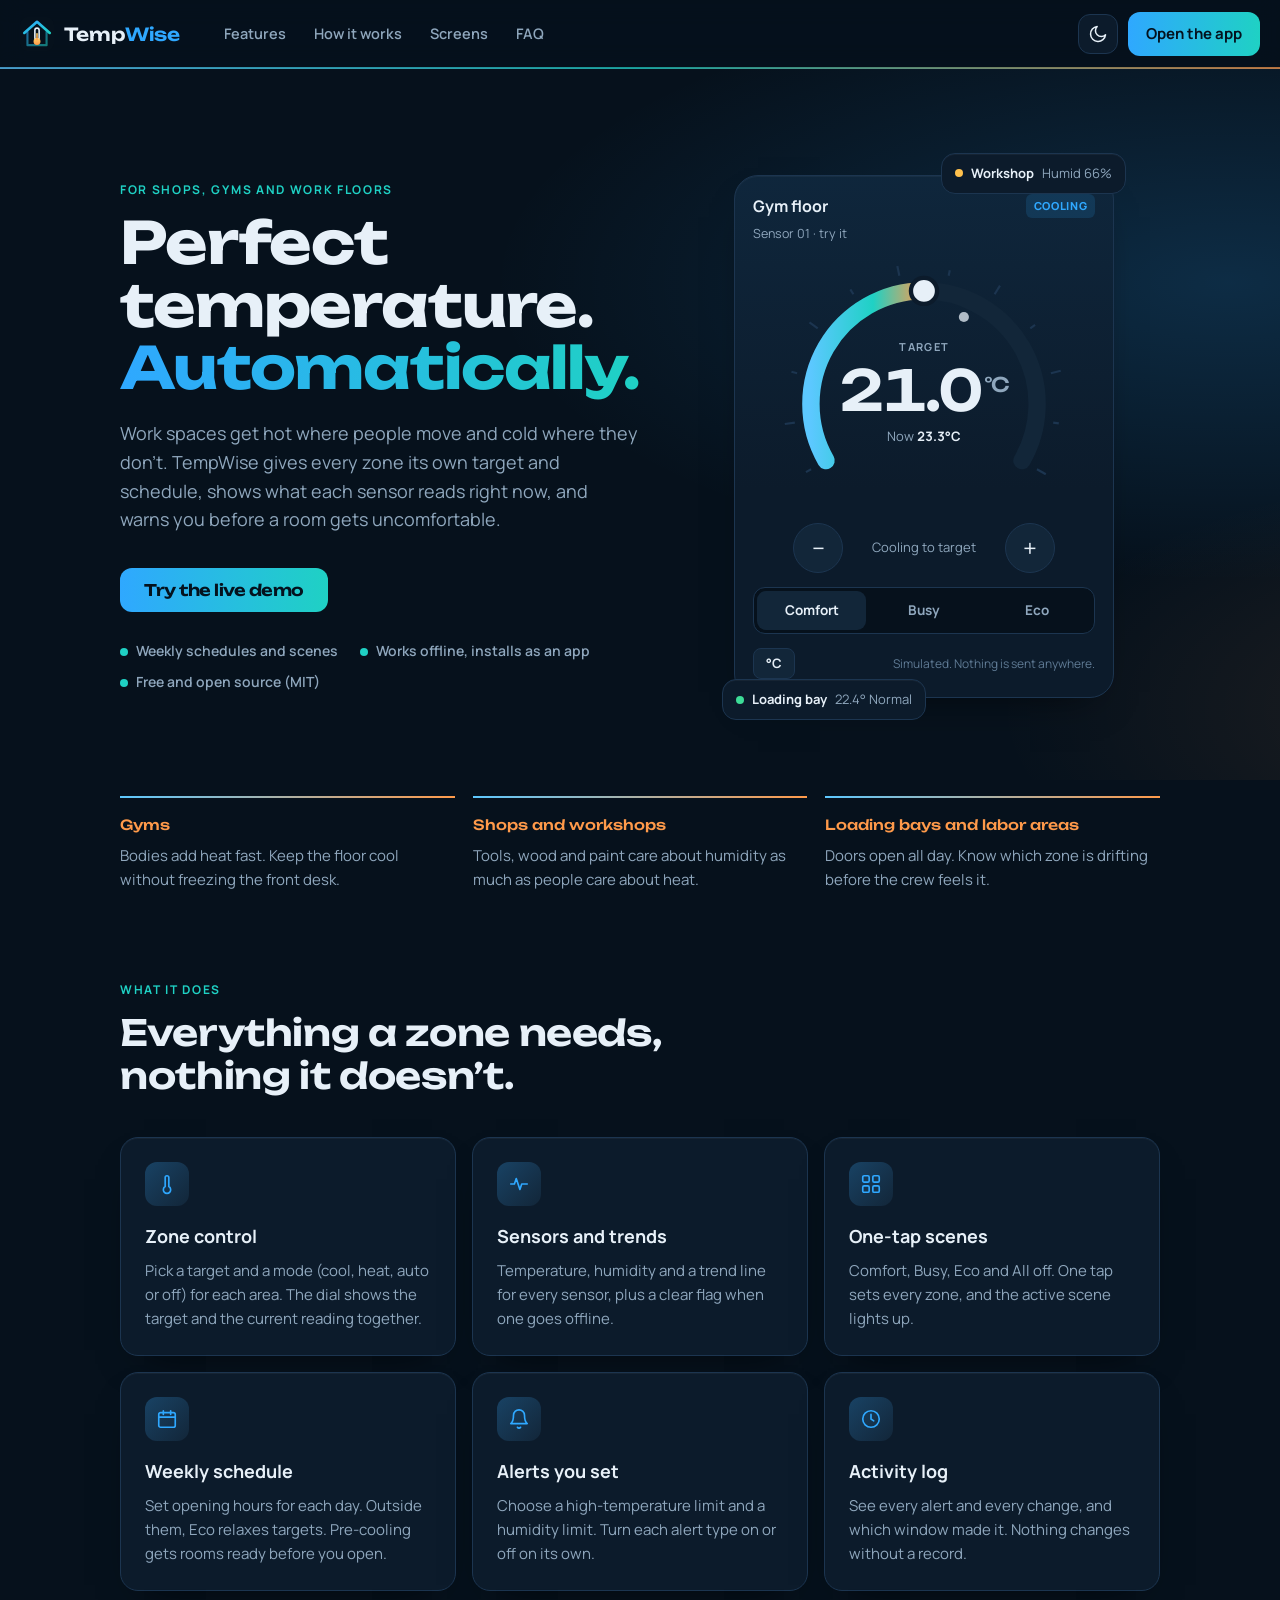
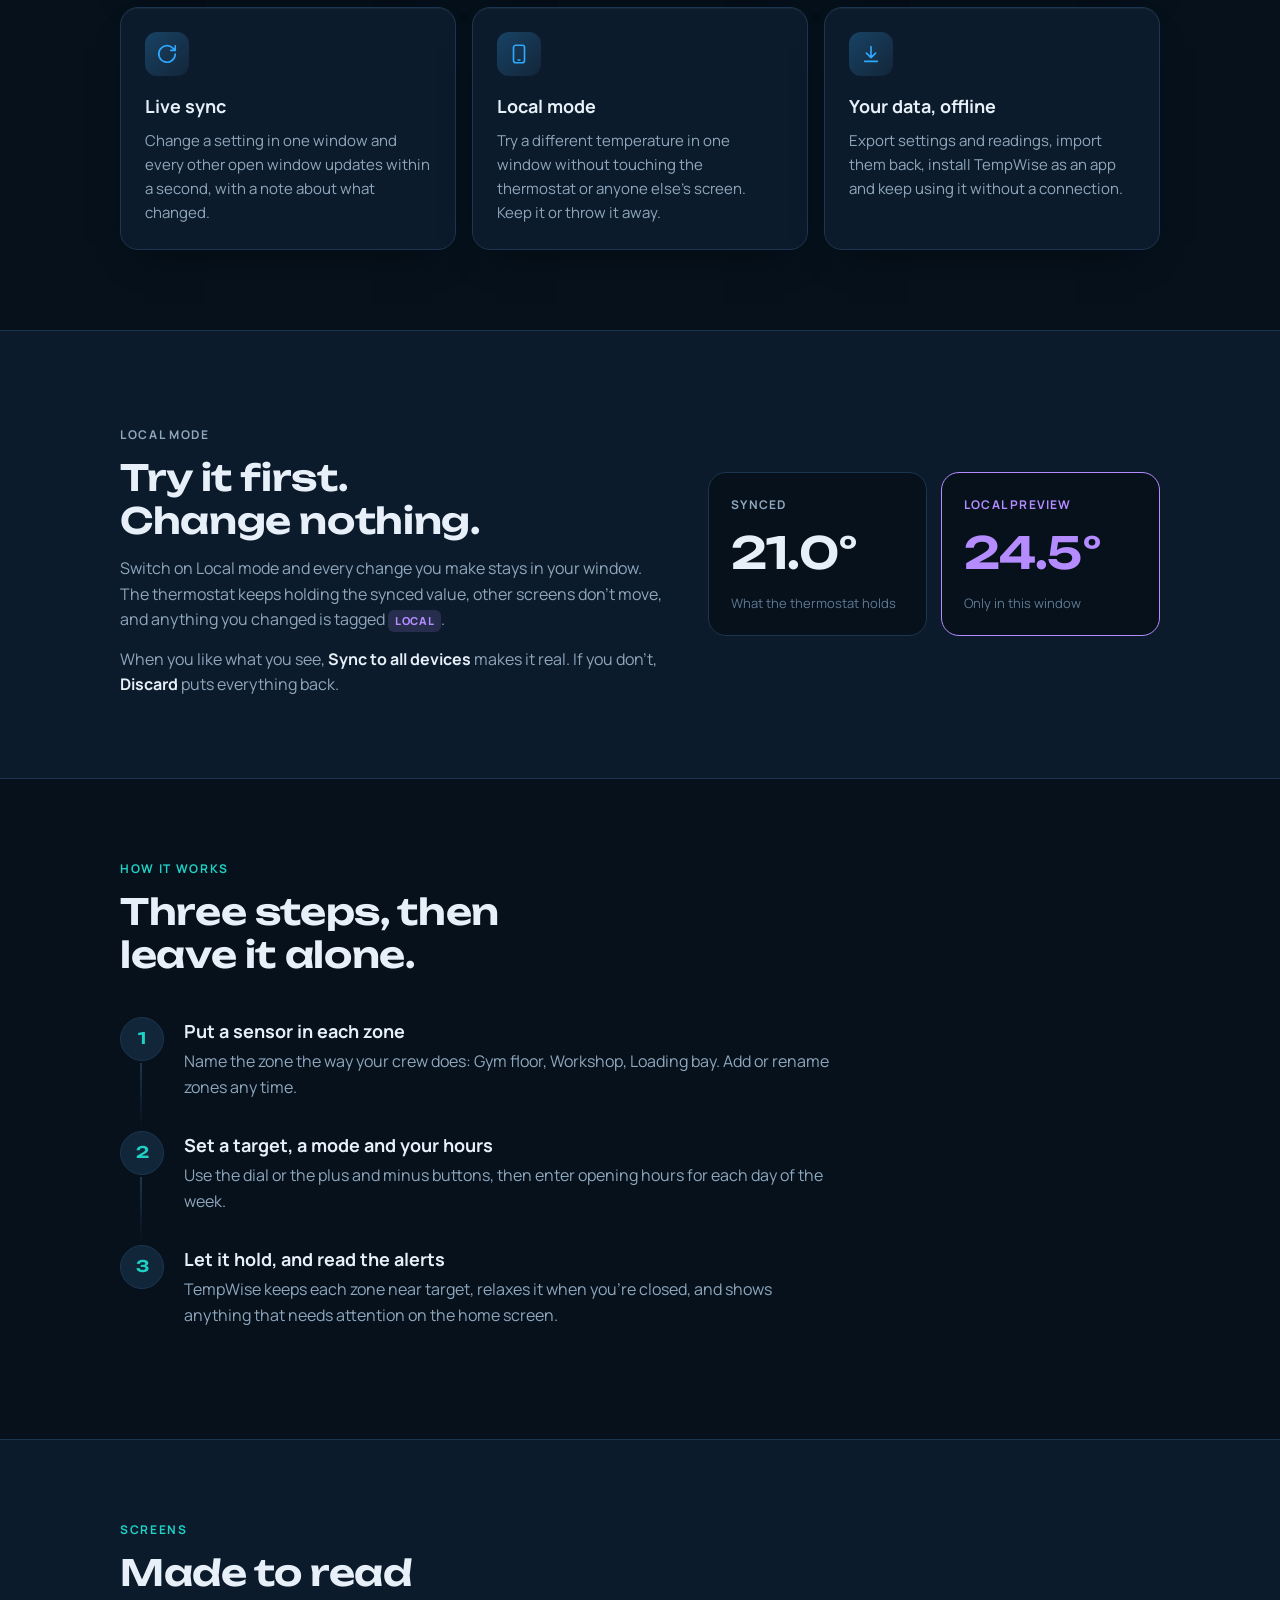
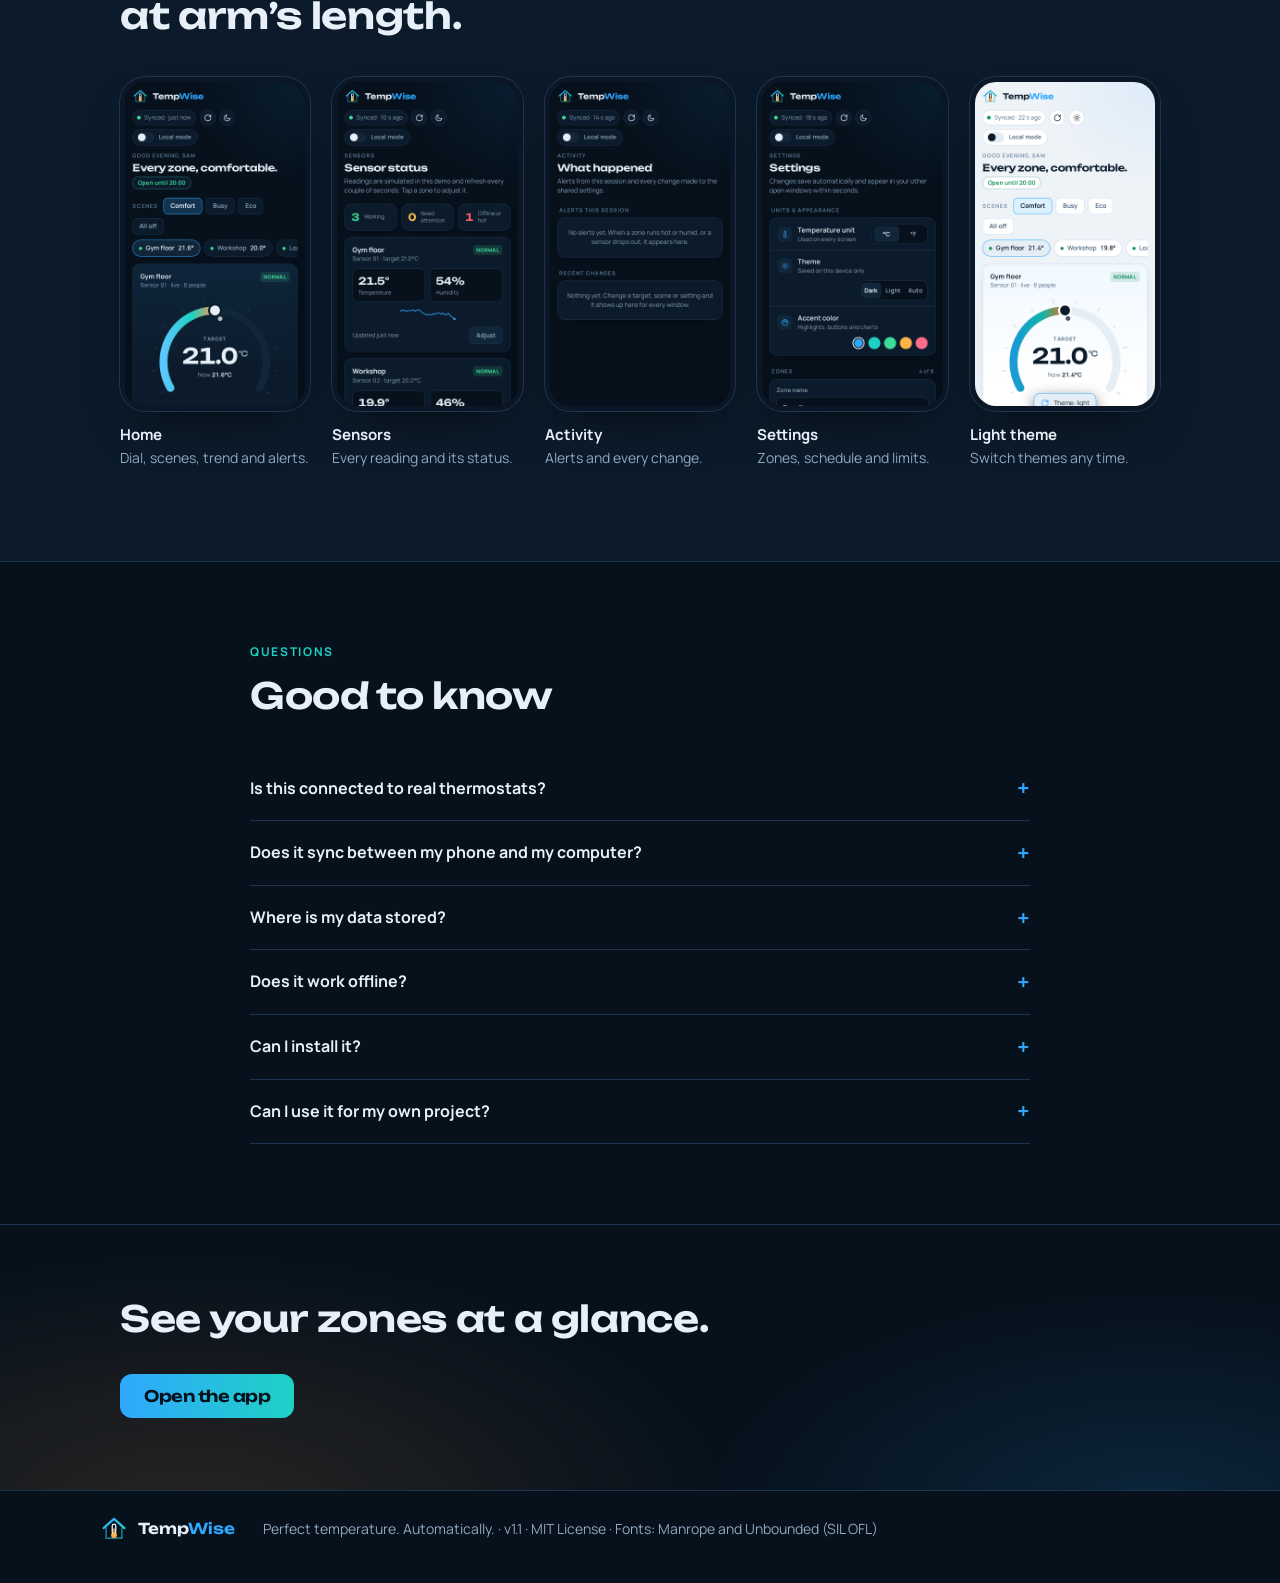
<file: index.html>
<!doctype html>
<html lang="en">
<head>
  <meta charset="utf-8">
  <meta name="viewport" content="width=device-width, initial-scale=1, viewport-fit=cover">
  <title>TempWise: Perfect temperature. Automatically.</title>
  <meta name="description" content="TempWise keeps shops, gyms and work floors at the right temperature. Set a target for each zone, run weekly schedules and scenes, watch every sensor, and try changes safely in Local mode.">
  <meta name="theme-color" content="#06111c">
  <meta property="og:type" content="website">
  <meta property="og:title" content="TempWise">
  <meta property="og:description" content="Perfect temperature. Automatically. Zone control for shops, gyms and work floors.">
  <link rel="icon" href="assets/favicon.svg" type="image/svg+xml">
  <link rel="apple-touch-icon" href="assets/icon-192.png">
  <link rel="manifest" href="manifest.webmanifest">
  <script>try{var t=localStorage.getItem('tempwise:theme')||'dark';if(t!=='auto')document.documentElement.setAttribute('data-theme',t)}catch(e){}</script>
  <link rel="stylesheet" href="css/site.css">
</head>
<body>
  <a class="skip" href="#main">Skip to content</a>
  <header class="nav" id="top">
    <a class="brand" href="./" aria-label="TempWise home"><img src="assets/favicon.svg" alt="" width="34" height="34"><b>Temp<span>Wise</span></b></a>
    <nav id="menu" aria-label="Main">
      <a href="#features">Features</a>
      <a href="#how">How it works</a>
      <a href="#screens">Screens</a>
      <a href="#faq">FAQ</a>
      <a class="menu-only" data-repo href="https://github.com/">GitHub</a>
    </nav>
    <div class="nav-cta">
      <button class="icon-btn" id="theme-btn" type="button" aria-label="Change theme" title="Change theme"></button>
      <a class="btn ghost hide-sm" data-repo href="https://github.com/">GitHub</a>
      <a class="btn primary" href="app/">Open the app</a>
      <button class="icon-btn menu-btn" id="menu-btn" type="button" aria-expanded="false" aria-controls="menu" aria-label="Menu"><svg viewBox="0 0 24 24" aria-hidden="true"><path d="M4 7h16M4 12h16M4 17h16"/></svg></button>
    </div>
  </header>

  <main id="main">
    <section class="hero">
      <div class="hero-copy">
        <p class="eyebrow">For shops, gyms and work floors</p>
        <h1>Perfect temperature. <span class="grad">Automatically.</span></h1>
        <p class="lede">Work spaces get hot where people move and cold where they don’t. TempWise gives every zone its own target and schedule, shows what each sensor reads right now, and warns you before a room gets uncomfortable.</p>
        <div class="cta-row">
          <a class="btn primary big" href="app/">Try the live demo</a>
          <a class="btn ghost big" data-repo href="https://github.com/">View on GitHub</a>
        </div>
        <ul class="ticks" aria-label="Highlights">
          <li>Weekly schedules and scenes</li>
          <li>Works offline, installs as an app</li>
          <li>Free and open source (MIT)</li>
        </ul>
      </div>

      <div class="hero-art">
        <div class="live" id="live" aria-label="Interactive thermostat demo">
          <div class="live-top"><div><b>Gym floor</b><small>Sensor 01 · try it</small></div><span class="tag" id="lv-status">Cooling</span></div>
          <div class="live-gauge">
            <svg id="lv-svg" viewBox="0 0 200 172" aria-hidden="true"></svg>
            <div class="center"><div class="lbl">Target</div><div class="big" id="lv-target">21.0<sup>°C</sup></div><div class="now">Now <b id="lv-now">24.4°C</b></div></div>
          </div>
          <div class="live-step">
            <button type="button" id="lv-minus" aria-label="Lower target">−</button>
            <span id="lv-hint">Cooling to target</span>
            <button type="button" id="lv-plus" aria-label="Raise target">+</button>
          </div>
          <div class="live-scenes" role="group" aria-label="Scenes">
            <button type="button" data-lv="comfort" aria-pressed="true">Comfort</button>
            <button type="button" data-lv="busy" aria-pressed="false">Busy</button>
            <button type="button" data-lv="eco" aria-pressed="false">Eco</button>
          </div>
          <div class="live-foot"><button type="button" id="lv-unit" aria-label="Switch between Celsius and Fahrenheit">°C</button><small>Simulated. Nothing is sent anywhere.</small></div>
        </div>
        <div class="float f1" aria-hidden="true"><i class="dot warn"></i><b>Workshop</b><span>Humid 66%</span></div>
        <div class="float f2" aria-hidden="true"><i class="dot ok"></i><b>Loading bay</b><span>22.4° Normal</span></div>
      </div>
    </section>

    <section class="places" aria-labelledby="places-h">
      <h2 id="places-h" class="sr-only">Where TempWise fits</h2>
      <div class="place"><b>Gyms</b><p>Bodies add heat fast. Keep the floor cool without freezing the front desk.</p></div>
      <div class="place"><b>Shops and workshops</b><p>Tools, wood and paint care about humidity as much as people care about heat.</p></div>
      <div class="place"><b>Loading bays and labor areas</b><p>Doors open all day. Know which zone is drifting before the crew feels it.</p></div>
    </section>

    <section id="features" class="wrap">
      <div class="head">
        <p class="eyebrow">What it does</p>
        <h2>Everything a zone needs, nothing it doesn’t.</h2>
      </div>
      <div class="features">
        <article class="feat"><span class="ico" aria-hidden="true"><svg viewBox="0 0 24 24" aria-hidden="true"><path d="M14 14.8V5a2 2 0 10-4 0v9.8a4 4 0 104 0z"/></svg></span><h3>Zone control</h3><p>Pick a target and a mode (cool, heat, auto or off) for each area. The dial shows the target and the current reading together.</p></article>
        <article class="feat"><span class="ico" aria-hidden="true"><svg viewBox="0 0 24 24" aria-hidden="true"><path d="M3 12h4l2-6 4 12 2-6h6"/></svg></span><h3>Sensors and trends</h3><p>Temperature, humidity and a trend line for every sensor, plus a clear flag when one goes offline.</p></article>
        <article class="feat"><span class="ico" aria-hidden="true"><svg viewBox="0 0 24 24" aria-hidden="true"><rect x="3" y="3" width="7" height="7" rx="1.5"/><rect x="14" y="3" width="7" height="7" rx="1.5"/><rect x="3" y="14" width="7" height="7" rx="1.5"/><rect x="14" y="14" width="7" height="7" rx="1.5"/></svg></span><h3>One-tap scenes</h3><p>Comfort, Busy, Eco and All off. One tap sets every zone, and the active scene lights up.</p></article>
        <article class="feat"><span class="ico" aria-hidden="true"><svg viewBox="0 0 24 24" aria-hidden="true"><rect x="3" y="5" width="18" height="16" rx="2"/><path d="M3 10h18M8 3v4M16 3v4"/></svg></span><h3>Weekly schedule</h3><p>Set opening hours for each day. Outside them, Eco relaxes targets. Pre-cooling gets rooms ready before you open.</p></article>
        <article class="feat"><span class="ico" aria-hidden="true"><svg viewBox="0 0 24 24" aria-hidden="true"><path d="M18 8a6 6 0 10-12 0c0 7-3 9-3 9h18s-3-2-3-9M13.7 21a2 2 0 01-3.4 0"/></svg></span><h3>Alerts you set</h3><p>Choose a high-temperature limit and a humidity limit. Turn each alert type on or off on its own.</p></article>
        <article class="feat"><span class="ico" aria-hidden="true"><svg viewBox="0 0 24 24" aria-hidden="true"><path d="M12 7v5l3 2"/><circle cx="12" cy="12" r="9"/></svg></span><h3>Activity log</h3><p>See every alert and every change, and which window made it. Nothing changes without a record.</p></article>
        <article class="feat"><span class="ico" aria-hidden="true"><svg viewBox="0 0 24 24" aria-hidden="true"><path d="M21 12a9 9 0 11-2.6-6.4L21 8M21 3v5h-5"/></svg></span><h3>Live sync</h3><p>Change a setting in one window and every other open window updates within a second, with a note about what changed.</p></article>
        <article class="feat"><span class="ico" aria-hidden="true"><svg viewBox="0 0 24 24" aria-hidden="true"><rect x="6" y="2.5" width="12" height="19" rx="2.5"/><path d="M11 18.5h2"/></svg></span><h3>Local mode</h3><p>Try a different temperature in one window without touching the thermostat or anyone else’s screen. Keep it or throw it away.</p></article>
        <article class="feat"><span class="ico" aria-hidden="true"><svg viewBox="0 0 24 24" aria-hidden="true"><path d="M12 4v11M7 11l5 5 5-5M5 20h14"/></svg></span><h3>Your data, offline</h3><p>Export settings and readings, import them back, install TempWise as an app and keep using it without a connection.</p></article>
      </div>
    </section>

    <section class="band local" aria-labelledby="local-h">
      <div class="wrap split">
        <div>
          <p class="eyebrow">Local mode</p>
          <h2 id="local-h">Try it first. Change nothing.</h2>
          <p>Switch on Local mode and every change you make stays in your window. The thermostat keeps holding the synced value, other screens don’t move, and anything you changed is tagged <span class="tag local">Local</span>.</p>
          <p>When you like what you see, <b>Sync to all devices</b> makes it real. If you don’t, <b>Discard</b> puts everything back.</p>
        </div>
        <div class="demo-pair" aria-hidden="true">
          <div class="state"><span>Synced</span><b>21.0°</b><small>What the thermostat holds</small></div>
          <div class="state loc"><span>Local preview</span><b>24.5°</b><small>Only in this window</small></div>
        </div>
      </div>
    </section>

    <section id="how" class="wrap">
      <div class="head">
        <p class="eyebrow">How it works</p>
        <h2>Three steps, then leave it alone.</h2>
      </div>
      <ol class="steps">
        <li><h3>Put a sensor in each zone</h3><p>Name the zone the way your crew does: Gym floor, Workshop, Loading bay. Add or rename zones any time.</p></li>
        <li><h3>Set a target, a mode and your hours</h3><p>Use the dial or the plus and minus buttons, then enter opening hours for each day of the week.</p></li>
        <li><h3>Let it hold, and read the alerts</h3><p>TempWise keeps each zone near target, relaxes it when you’re closed, and shows anything that needs attention on the home screen.</p></li>
      </ol>
    </section>

    <section id="screens" class="band">
      <div class="wrap">
        <div class="head">
          <p class="eyebrow">Screens</p>
          <h2>Made to read at arm’s length.</h2>
        </div>
        <div class="shots">
          <figure><div class="phone"><img src="assets/screens/home.png" alt="Home screen with a temperature dial, scenes and a trend chart" loading="lazy" width="585" height="1050"></div><figcaption><b>Home</b>Dial, scenes, trend and alerts.</figcaption></figure>
          <figure><div class="phone"><img src="assets/screens/sensors.png" alt="Sensor status screen with temperature, humidity and a trend line for each zone" loading="lazy" width="585" height="1050"></div><figcaption><b>Sensors</b>Every reading and its status.</figcaption></figure>
          <figure><div class="phone"><img src="assets/screens/activity.png" alt="Activity screen listing alerts and recent changes" loading="lazy" width="585" height="1050"></div><figcaption><b>Activity</b>Alerts and every change.</figcaption></figure>
          <figure><div class="phone"><img src="assets/screens/settings.png" alt="Settings screen with units, theme and zone editor" loading="lazy" width="585" height="1050"></div><figcaption><b>Settings</b>Zones, schedule and limits.</figcaption></figure>
          <figure><div class="phone"><img src="assets/screens/light.png" alt="Home screen in the light theme" loading="lazy" width="585" height="1050"></div><figcaption><b>Light theme</b>Switch themes any time.</figcaption></figure>
        </div>
      </div>
    </section>

    <section id="faq" class="wrap faq">
      <div class="head">
        <p class="eyebrow">Questions</p>
        <h2>Good to know</h2>
      </div>
      <details><summary>Is this connected to real thermostats?</summary><p>No. This site and the demo app show how TempWise works. Sensor readings are simulated so you can try every screen. The code is organized so you can connect your own sensors and controllers.</p></details>
      <details><summary>Does it sync between my phone and my computer?</summary><p>In the demo, settings sync between every open tab and window in the same browser. To sync separate devices, point <code>js/sync.js</code> at a backend such as Firebase or Supabase. The README shows how.</p></details>
      <details><summary>Where is my data stored?</summary><p>In your browser’s local storage, on your device only. Use <b>Reset demo data</b> in the Account screen to clear it, or export your settings first to keep a copy.</p></details>
      <details><summary>Does it work offline?</summary><p>Yes. After the first visit, the site and the app load without a connection. Fonts and scripts are bundled.</p></details>
      <details><summary>Can I install it?</summary><p>Yes. In Chrome, Edge and most Android browsers, use the install option in the address bar or menu. On iPhone, use Share, then Add to Home Screen. The Account screen shows an Install button when your browser offers one.</p></details>
      <details><summary>Can I use it for my own project?</summary><p>Yes. It is released under the MIT License. Fork it, change the zones and colors, and publish it on GitHub Pages.</p></details>
    </section>

    <section class="closing">
      <div class="wrap">
        <h2>See your zones at a glance.</h2>
        <div class="cta-row">
          <a class="btn primary big" href="app/">Open the app</a>
          <a class="btn ghost big" data-repo href="https://github.com/">Get the code</a>
        </div>
      </div>
    </section>
  </main>

  <footer class="foot">
    <div class="foot-in">
      <a class="brand" href="./"><img src="assets/favicon.svg" alt="" width="28" height="28"><b>Temp<span>Wise</span></b></a>
      <p>Perfect temperature. Automatically. · v1.1 · MIT License · Fonts: Manrope and Unbounded (SIL OFL)</p>
      <a data-repo href="https://github.com/">GitHub</a>
    </div>
  </footer>

  <script src="js/config.js"></script>
  <script src="js/site.js"></script>
  <script src="js/pwa.js"></script>
</body>
</html>
</file>
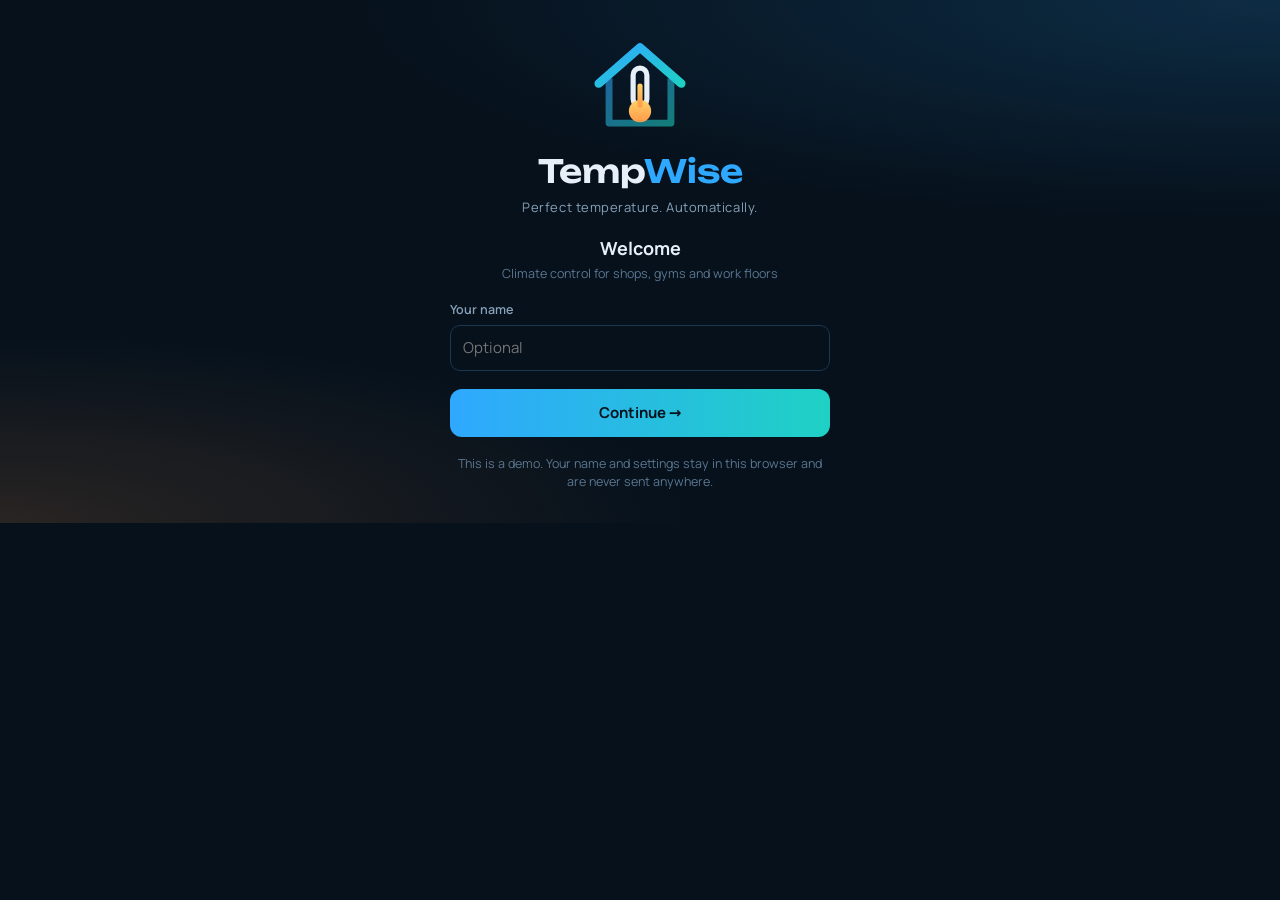
<file: app/index.html>
<!doctype html>
<html lang="en">
<head>
  <meta charset="utf-8">
  <meta name="viewport" content="width=device-width, initial-scale=1, viewport-fit=cover">
  <title>TempWise App</title>
  <meta name="description" content="TempWise demo app: zone thermostats, sensor status and settings that sync between open windows.">
  <meta name="theme-color" content="#06111c">
  <link rel="icon" href="../assets/favicon.svg" type="image/svg+xml">
  <link rel="apple-touch-icon" href="../assets/icon-192.png">
  <link rel="manifest" href="../manifest.webmanifest">
  <script>try{var t=localStorage.getItem('tempwise:theme')||'dark';if(t!=='auto')document.documentElement.setAttribute('data-theme',t)}catch(e){}</script>
  <link rel="stylesheet" href="../css/app.css">
</head>
<body>
  <div id="root"></div>
  <div id="toast" class="toast" role="status" aria-live="polite" hidden></div>
  <noscript><p style="padding:24px">TempWise needs JavaScript to run.</p></noscript>
  <script src="../js/sync.js"></script>
  <script src="../js/app.js"></script>
  <script src="../js/pwa.js"></script>
</body>
</html>
</file>
<file: css/site.css>
@font-face{font-family:"Manrope";font-weight:400;font-display:swap;src:url("../assets/fonts/manrope-latin-400-normal.woff2") format("woff2")}
@font-face{font-family:"Manrope";font-weight:500;font-display:swap;src:url("../assets/fonts/manrope-latin-500-normal.woff2") format("woff2")}
@font-face{font-family:"Manrope";font-weight:600;font-display:swap;src:url("../assets/fonts/manrope-latin-600-normal.woff2") format("woff2")}
@font-face{font-family:"Manrope";font-weight:700;font-display:swap;src:url("../assets/fonts/manrope-latin-700-normal.woff2") format("woff2")}
@font-face{font-family:"Manrope";font-weight:800;font-display:swap;src:url("../assets/fonts/manrope-latin-800-normal.woff2") format("woff2")}
@font-face{font-family:"Unbounded";font-weight:500;font-display:swap;src:url("../assets/fonts/unbounded-latin-500-normal.woff2") format("woff2")}
@font-face{font-family:"Unbounded";font-weight:600;font-display:swap;src:url("../assets/fonts/unbounded-latin-600-normal.woff2") format("woff2")}
@font-face{font-family:"Unbounded";font-weight:700;font-display:swap;src:url("../assets/fonts/unbounded-latin-700-normal.woff2") format("woff2")}

/* TempWise site. Dark navy by default, with a light theme.
   Layout: left-aligned hero beside a live thermostat, then content bands in a 1080px column.
   Brand motif: the cool-to-warm gradient used on the dial. */
:root{
  color-scheme:dark;
  --bg:#06111c; --surface:#0c1b2b; --surface-2:#122639; --line:#1c3550;
  --fg:#e7f0f8; --muted:#8fa7bd; --faint:#5f7a94;
  --accent:#2fa8ff; --accent-2:#1fd1c4; --heat:#ff9a4a; --cold:#5cc8ff;
  --good:#3ddc97; --warn:#ffc14d; --local:#b48cff;
  --shadow:0 1px 0 rgba(255,255,255,.04) inset,0 18px 40px -24px rgba(0,0,0,.7);
  --display:"Unbounded","Trebuchet MS",system-ui,sans-serif;
  --body:"Manrope",system-ui,-apple-system,"Segoe UI",sans-serif;
}
:root[data-theme="light"]{
  color-scheme:light;
  --bg:#f1f5f9; --surface:#ffffff; --surface-2:#e6eef6; --line:#d3dfeb;
  --fg:#0c1b2b; --muted:#506880; --faint:#7a90a6;
  --accent:#1688d8; --accent-2:#0fa89d; --heat:#e8741c; --cold:#1b9ad8;
  --good:#12935f; --warn:#b97c00; --local:#7a4bd6;
  --shadow:0 1px 2px rgba(12,27,43,.06),0 18px 36px -24px rgba(12,27,43,.35);
}
@media (prefers-color-scheme:light){
  :root:not([data-theme]){
    color-scheme:light;
    --bg:#f1f5f9; --surface:#ffffff; --surface-2:#e6eef6; --line:#d3dfeb;
    --fg:#0c1b2b; --muted:#506880; --faint:#7a90a6;
    --accent:#1688d8; --accent-2:#0fa89d; --heat:#e8741c; --cold:#1b9ad8;
    --good:#12935f; --warn:#b97c00; --local:#7a4bd6;
    --shadow:0 1px 2px rgba(12,27,43,.06),0 18px 36px -24px rgba(12,27,43,.35);
  }
}
*{box-sizing:border-box}
html{scroll-behavior:smooth;scroll-padding-top:80px}
body{overflow-x:clip;margin:0;background:var(--bg);color:var(--fg);font:16px/1.6 var(--body);-webkit-font-smoothing:antialiased}
img{max-width:100%;height:auto;display:block}
a{color:var(--accent)}
:focus-visible{outline:3px solid var(--accent-2);outline-offset:3px;border-radius:8px}
.sr-only{position:absolute;width:1px;height:1px;overflow:hidden;clip:rect(0 0 0 0);white-space:nowrap}
.skip{position:absolute;left:12px;top:-60px;background:var(--accent);color:#04121e;padding:10px 14px;border-radius:10px;z-index:50;font-weight:700}
.skip:focus{top:12px}
[hidden]{display:none!important}
h1,h2,h3{text-wrap:balance;margin:0}
p{margin:0}
button{font:inherit;color:inherit;cursor:pointer}

.wrap{max-width:1080px;margin-inline:auto;padding-inline:20px;padding-block:80px}
.eyebrow{font-size:12px;font-weight:700;letter-spacing:.14em;text-transform:uppercase;color:var(--accent-2);margin-bottom:12px}
h2{font-family:var(--display);font-weight:600;font-size:clamp(24px,3.6vw,36px);line-height:1.2;letter-spacing:-.01em}
h3{font-size:18px;font-weight:700}
.head{margin-bottom:40px;max-width:640px}
code{font-size:.9em;background:var(--surface-2);border:1px solid var(--line);border-radius:6px;padding:1px 6px}

/* buttons */
.btn{display:inline-flex;align-items:center;justify-content:center;gap:8px;padding:10px 18px;border-radius:12px;font-weight:700;font-size:15px;text-decoration:none;border:1px solid var(--line);color:var(--fg);background:var(--surface)}
.btn:hover{border-color:var(--accent)}
.btn.primary{border:0;background:linear-gradient(90deg,var(--accent),var(--accent-2));color:#04121e}
.btn.primary:hover{filter:brightness(1.08)}
.btn.ghost{background:transparent}
.btn.big{padding:14px 24px;font-size:16px}
.icon-btn{width:40px;height:40px;border-radius:12px;border:1px solid var(--line);background:var(--surface);display:grid;place-items:center;padding:0}
.icon-btn:hover{border-color:var(--accent)}
.icon-btn svg{width:20px;height:20px;fill:none;stroke:currentColor;stroke-width:1.8;stroke-linecap:round;stroke-linejoin:round}

/* nav */
.nav{position:sticky;top:0;z-index:30;display:flex;align-items:center;gap:20px;padding:12px 20px;background:color-mix(in srgb,var(--bg) 86%,transparent);backdrop-filter:blur(12px);border-bottom:1px solid var(--line)}
.nav::after{content:"";position:absolute;left:0;right:0;bottom:-1px;height:2px;background:linear-gradient(90deg,var(--cold),var(--accent-2),var(--heat));opacity:.7}
.brand{display:inline-flex;align-items:center;gap:10px;text-decoration:none;color:var(--fg)}
.brand b{font-family:var(--display);font-weight:600;font-size:18px}
.brand span{color:var(--accent)}
.nav nav{display:flex;gap:4px;margin-left:12px}
.nav nav a{color:var(--muted);text-decoration:none;font-weight:600;font-size:14.5px;padding:8px 12px;border-radius:10px}
.nav nav a:hover{color:var(--fg);background:var(--surface)}
.menu-only,.menu-btn{display:none}
.nav-cta{margin-left:auto;display:flex;gap:10px;align-items:center}
@media (max-width:860px){
  .hide-sm{display:none}
  .menu-btn{display:grid}
  .nav nav{display:none;position:absolute;left:0;right:0;top:100%;flex-direction:column;margin:0;padding:10px 16px 16px;background:var(--bg);border-bottom:1px solid var(--line);box-shadow:var(--shadow)}
  .nav.open nav{display:flex}
  .nav nav a{padding:12px;font-size:16px}
  .menu-only{display:block}
}

/* hero */
.hero{overflow:visible;max-width:1080px;margin-inline:auto;padding:56px 20px 48px;display:grid;gap:48px;align-items:center;position:relative}
.hero::before{content:"";position:absolute;inset:0 -40vw;z-index:-1;pointer-events:none;background:
  radial-gradient(50% 60% at 78% 30%,color-mix(in srgb,var(--accent) 18%,transparent),transparent 70%),
  radial-gradient(40% 50% at 95% 90%,color-mix(in srgb,var(--heat) 12%,transparent),transparent 70%)}
@media (min-width:920px){.hero{grid-template-columns:minmax(0,1.05fr) minmax(0,.95fr);padding-block:88px 64px}}
.hero h1{font-family:var(--display);font-weight:700;font-size:clamp(32px,6vw,58px);line-height:1.08;letter-spacing:-.02em}
.grad{background:linear-gradient(90deg,var(--accent),var(--accent-2));-webkit-background-clip:text;background-clip:text;color:transparent}
.lede{color:var(--muted);font-size:18px;max-width:54ch;margin-top:20px}
.cta-row{display:flex;gap:12px;flex-wrap:wrap;margin-top:28px}
.ticks{list-style:none;margin:28px 0 0;padding:0;display:flex;gap:8px 22px;flex-wrap:wrap;color:var(--muted);font-size:14px;font-weight:600}
.ticks li::before{content:"";display:inline-block;width:8px;height:8px;border-radius:50%;background:var(--accent-2);margin-right:8px}

/* live thermostat */
.hero-art{position:relative;max-width:380px;width:100%;margin-inline:auto;padding-block:18px}
.live{position:relative;z-index:1;background:linear-gradient(180deg,color-mix(in srgb,var(--accent) 8%,var(--surface)),var(--surface) 60%);border:1px solid var(--line);border-radius:24px;padding:18px;box-shadow:var(--shadow);display:grid;gap:14px}
.live-top{display:flex;justify-content:space-between;align-items:flex-start;gap:10px}
.live-top b{display:block;font-size:16px}
.live-top small{color:var(--muted);font-size:12.5px}
.tag{display:inline-flex;align-items:center;font-size:11px;font-weight:800;letter-spacing:.06em;text-transform:uppercase;border-radius:6px;padding:3px 8px;white-space:nowrap;color:var(--accent);background:color-mix(in srgb,var(--accent) 14%,transparent)}
.tag.ok{color:var(--good);background:color-mix(in srgb,var(--good) 14%,transparent)}
.tag.local{color:var(--local);background:color-mix(in srgb,var(--local) 16%,transparent);padding:2px 7px}
.live-gauge{position:relative;width:min(100%,290px);margin-inline:auto;aspect-ratio:1/.86}
.live-gauge svg{width:100%;height:100%;display:block}
.live-gauge .center{position:absolute;inset:0;display:flex;flex-direction:column;align-items:center;justify-content:center;padding-top:6%}
.lbl{font-size:11px;font-weight:700;letter-spacing:.12em;text-transform:uppercase;color:var(--muted)}
.big{font-family:var(--display);font-weight:600;font-size:clamp(44px,12vw,56px);line-height:1;letter-spacing:-.03em;margin-top:6px;font-variant-numeric:tabular-nums}
.big sup{font-size:.36em;vertical-align:.95em;margin-left:2px;font-weight:500;color:var(--muted)}
.now{margin-top:8px;font-size:13px;color:var(--muted)}
.now b{color:var(--fg);font-variant-numeric:tabular-nums}
.live-step{display:flex;align-items:center;justify-content:center;gap:16px}
.live-step button{width:50px;height:50px;border-radius:50%;border:1px solid var(--line);background:var(--surface-2);font-size:24px;line-height:1;display:grid;place-items:center}
.live-step button:hover{border-color:var(--accent)}
.live-step button:active{transform:scale(.95)}
.live-step span{min-width:130px;text-align:center;font-size:13px;color:var(--muted)}
.live-scenes{display:grid;grid-template-columns:repeat(3,1fr);gap:4px;background:var(--bg);border:1px solid var(--line);border-radius:12px;padding:3px}
.live-scenes button{border:0;background:none;border-radius:9px;padding:9px 6px;font-weight:700;font-size:13.5px;color:var(--muted)}
.live-scenes button[aria-pressed="true"]{background:var(--surface-2);color:var(--fg)}
.live-foot{display:flex;justify-content:space-between;align-items:center;gap:10px}
.live-foot small{color:var(--faint);font-size:12px}
.live-foot button{border:1px solid var(--line);background:var(--surface-2);border-radius:8px;padding:4px 12px;font-weight:700;font-size:13px}
.float{position:absolute;z-index:2;display:flex;align-items:center;gap:8px;background:var(--surface);border:1px solid var(--line);border-radius:14px;padding:9px 13px;box-shadow:var(--shadow);font-size:13px;white-space:nowrap}
.float span{color:var(--muted)}
.float .dot{width:8px;height:8px;border-radius:50%;background:var(--good)}
.float .dot.warn{background:var(--warn)}
.float.f1{right:-12px;top:-4px}
.float.f2{left:-12px;bottom:-4px}
@media (max-width:480px){.float.f1{right:0}.float.f2{left:0}}

/* places */
.places{max-width:1080px;margin-inline:auto;padding:16px 20px 8px;display:grid;gap:18px}
@media (min-width:760px){.places{grid-template-columns:repeat(3,1fr)}}
.place{padding-top:14px;border-top:2px solid transparent;border-image:linear-gradient(90deg,var(--cold),var(--heat)) 1}
.place b{font-family:var(--display);font-weight:500;font-size:14px;color:var(--heat)}
.place p{color:var(--muted);font-size:15px;margin-top:6px}

/* features */
.features{display:grid;gap:16px}
@media (min-width:640px){.features{grid-template-columns:repeat(2,1fr)}}
@media (min-width:960px){.features{grid-template-columns:repeat(3,1fr)}}
.feat{background:var(--surface);border:1px solid var(--line);border-radius:18px;padding:24px;box-shadow:var(--shadow);transition:transform .2s,border-color .2s}
.feat:hover{transform:translateY(-3px);border-color:color-mix(in srgb,var(--accent) 55%,var(--line))}
.feat .ico{width:44px;height:44px;border-radius:12px;background:linear-gradient(135deg,color-mix(in srgb,var(--accent) 22%,var(--surface-2)),var(--surface-2));display:grid;place-items:center;margin-bottom:16px;color:var(--accent)}
.feat .ico svg{width:22px;height:22px;fill:none;stroke:currentColor;stroke-width:1.8;stroke-linecap:round;stroke-linejoin:round}
.feat p{color:var(--muted);font-size:15px;margin-top:8px}

/* bands */
.band{background:var(--surface);border-block:1px solid var(--line)}
.split{display:grid;gap:36px;align-items:center}
@media (min-width:860px){.split{grid-template-columns:1.1fr .9fr}}
.local .split p{color:var(--muted);margin-top:14px;max-width:56ch}
.local .split b{color:var(--fg)}
.demo-pair{display:grid;grid-template-columns:1fr 1fr;gap:14px}
.state{background:var(--bg);border:1px solid var(--line);border-radius:18px;padding:22px;display:grid;gap:4px}
.state span{font-size:12px;font-weight:700;letter-spacing:.1em;text-transform:uppercase;color:var(--muted)}
.state b{font-family:var(--display);font-weight:600;font-size:clamp(30px,5vw,44px);letter-spacing:-.02em}
.state small{color:var(--faint);font-size:13px}
.state.loc{border-color:var(--local)}
.state.loc b,.state.loc span{color:var(--local)}

/* steps */
.steps{list-style:none;margin:0;padding:0;counter-reset:s;max-width:720px}
.steps li{counter-increment:s;position:relative;padding:0 0 30px 64px}
.steps li::before{content:counter(s);position:absolute;left:0;top:0;width:42px;height:42px;border-radius:50%;display:grid;place-items:center;font-family:var(--display);font-weight:600;background:var(--surface-2);border:1px solid var(--line);color:var(--accent-2)}
.steps li::after{content:"";position:absolute;left:20px;top:46px;bottom:4px;width:2px;background:linear-gradient(var(--line),transparent)}
.steps li:last-child::after{display:none}
.steps p{color:var(--muted);margin-top:4px}

/* screens */
.shots{display:grid;gap:22px;grid-auto-flow:column;grid-auto-columns:minmax(210px,1fr);overflow-x:auto;scroll-snap-type:x mandatory;padding-bottom:12px;-webkit-overflow-scrolling:touch}
.shots figure{margin:0;scroll-snap-align:start;min-width:0}
@media (min-width:1000px){.shots{grid-auto-flow:row;grid-template-columns:repeat(5,minmax(0,1fr));overflow:visible}}
.shots figcaption{margin-top:12px;color:var(--muted);font-size:14px}
.shots figcaption b{display:block;color:var(--fg);font-size:15px}
.phone{border-radius:26px;border:5px solid #0b1726;background:#000;overflow:hidden;box-shadow:0 0 0 1px var(--line),0 24px 50px -20px rgba(0,0,0,.6)}
.phone img{width:100%}

/* faq */
.faq{max-width:820px}
details{border-bottom:1px solid var(--line);padding-block:4px}
summary{cursor:pointer;font-weight:700;padding-block:15px;list-style:none;display:flex;justify-content:space-between;gap:16px;align-items:center}
summary::-webkit-details-marker{display:none}
summary::after{content:"+";font-size:22px;color:var(--accent);line-height:1}
details[open] summary::after{content:"−"}
details p{color:var(--muted);padding-bottom:16px;max-width:64ch}

/* closing + footer */
.closing{border-top:1px solid var(--line);background:radial-gradient(60% 140% at 15% 110%,color-mix(in srgb,var(--heat) 14%,transparent),transparent 70%),radial-gradient(50% 120% at 90% 110%,color-mix(in srgb,var(--accent) 14%,transparent),transparent 70%)}
.closing .wrap{padding-block:72px}
.foot{border-top:1px solid var(--line);padding:24px 20px 40px}
.foot-in{max-width:1080px;margin-inline:auto;display:flex;gap:16px 28px;align-items:center;flex-wrap:wrap;color:var(--muted);font-size:14px}
.foot-in p{flex:1;min-width:240px}
.foot .brand b{font-size:15px}
@media (prefers-reduced-motion:reduce){html{scroll-behavior:auto}.feat{transition:none}.feat:hover{transform:none}}
html{overflow-x:clip}
</file>
<file: css/app.css>
/* Fonts are bundled (SIL Open Font License, see assets/fonts) so the app works offline. */
@font-face{font-family:"Manrope";font-weight:400;font-display:swap;src:url("../assets/fonts/manrope-latin-400-normal.woff2") format("woff2")}
@font-face{font-family:"Manrope";font-weight:500;font-display:swap;src:url("../assets/fonts/manrope-latin-500-normal.woff2") format("woff2")}
@font-face{font-family:"Manrope";font-weight:600;font-display:swap;src:url("../assets/fonts/manrope-latin-600-normal.woff2") format("woff2")}
@font-face{font-family:"Manrope";font-weight:700;font-display:swap;src:url("../assets/fonts/manrope-latin-700-normal.woff2") format("woff2")}
@font-face{font-family:"Manrope";font-weight:800;font-display:swap;src:url("../assets/fonts/manrope-latin-800-normal.woff2") format("woff2")}
@font-face{font-family:"Unbounded";font-weight:500;font-display:swap;src:url("../assets/fonts/unbounded-latin-500-normal.woff2") format("woff2")}
@font-face{font-family:"Unbounded";font-weight:600;font-display:swap;src:url("../assets/fonts/unbounded-latin-600-normal.woff2") format("woff2")}
@font-face{font-family:"Unbounded";font-weight:700;font-display:swap;src:url("../assets/fonts/unbounded-latin-700-normal.woff2") format("woff2")}

/* Layout: phone-first app shell — bottom tab bar on phones, left rail on wide screens; one working column of cards. Dark-only by design (matches the TempWise mockups). */
:root{
  color-scheme:dark;
  --bg:#06111c; --surface:#0c1b2b; --surface-2:#122639; --line:#1c3550; --fg:#e7f0f8; --muted:#88a1b8; --faint:#5b7690;
  --accent:#2fa8ff; --accent-2:#1fd1c4; --heat:#ff9a4a; --cold:#5cc8ff;
  --good:#3ddc97; --warn:#ffc14d; --bad:#ff5d6c; --local:#b48cff; --local-bg:#b48cff1f;
  --display:"Unbounded","Trebuchet MS",system-ui,sans-serif;
  --body:"Manrope",system-ui,-apple-system,"Segoe UI",sans-serif;
  --r:16px;
}
html,body{height:100%}
body{margin:0}
[hidden]{display:none!important}
img{max-width:100%}
body{background:var(--bg);color:var(--fg);font-family:var(--body);font-size:15px;line-height:1.45;-webkit-font-smoothing:antialiased}
*{box-sizing:border-box}
button,input,select{font:inherit;color:inherit}
button{cursor:pointer}
:focus-visible{outline:2px solid var(--accent);outline-offset:2px;border-radius:8px}
.num{font-variant-numeric:tabular-nums}
.field{display:grid;gap:6px;text-align:left}
.field span{font-size:12.5px;color:var(--muted);font-weight:600}
.field input{background:var(--surface);border:1px solid var(--line);border-radius:12px;padding:13px 14px;font-size:15px}
.field input:focus{outline:2px solid var(--accent);outline-offset:1px}
.demo-note{font-size:12.5px;color:var(--faint);text-align:center;margin-top:10px}
h1,h2,h3{margin:0;text-wrap:balance}
p{margin:0}

/* ---------- shell ---------- */
.app{min-height:100%;display:flex}
.rail{display:none}
.main{flex:1;min-width:0;padding-inline:16px;padding-block:14px 110px;max-width:1080px;margin-inline:auto;width:100%}
.tabbar{position:fixed;left:0;right:0;bottom:0;z-index:20;display:grid;grid-template-columns:repeat(5,1fr);background:color-mix(in srgb,var(--surface) 92%,transparent);backdrop-filter:blur(10px);border-top:1px solid var(--line);padding:6px 6px calc(6px + env(safe-area-inset-bottom,0px))}
.tab{background:none;border:0;display:flex;flex-direction:column;align-items:center;gap:3px;padding:6px 0;color:var(--muted);font-size:11px;font-weight:600;border-radius:12px}
.tab svg{width:22px;height:22px}
.tab[aria-current="page"]{color:var(--accent)}
@media (min-width:900px){
  .tabbar{display:none}
  .rail{display:flex;align-self:flex-start;flex-direction:column;gap:6px;width:228px;flex:none;padding:22px 14px;border-right:1px solid var(--line);background:var(--surface);position:sticky;top:env(safe-area-inset-top,0px);height:100vh}
  .rail .brand{margin:0 8px 22px}
  .rail .tab{flex-direction:row;justify-content:flex-start;gap:12px;padding:11px 12px;font-size:14px}
  .rail .tab[aria-current="page"]{background:var(--surface-2)}
  .rail .spacer{flex:1}
  .main{padding-block:26px 48px;padding-inline:32px}
}

/* ---------- brand ---------- */
.brand{display:flex;align-items:center;gap:10px}
.brand .mark{width:34px;height:34px;flex:none}
.brand b{font-family:var(--display);font-weight:600;font-size:17px;letter-spacing:.01em}
.brand b span{color:var(--accent)}

/* ---------- top bar ---------- */
.top{display:flex;align-items:center;justify-content:space-between;gap:12px;flex-wrap:wrap;margin-bottom:14px}
.top .brand{display:flex}
@media (min-width:900px){.top .brand{display:none}}
.top-actions{display:flex;align-items:center;gap:8px;flex-wrap:wrap}
.sync{display:inline-flex;align-items:center;gap:8px;font-size:12.5px;color:var(--muted);background:var(--surface);border:1px solid var(--line);padding:6px 10px 6px 9px;border-radius:999px}
.dot{width:8px;height:8px;border-radius:50%;background:var(--good);flex:none}
.sync[data-s="saving"] .dot{background:var(--warn);animation:pulse 1s infinite}
.sync[data-s="offline"] .dot,.sync[data-s="error"] .dot{background:var(--faint)}
.sync[data-s="error"] .dot{background:var(--bad)}
@keyframes pulse{50%{opacity:.35}}
.iconbtn{display:inline-grid;place-items:center;width:34px;height:34px;border-radius:50%;background:var(--surface);border:1px solid var(--line);color:var(--fg)}
.iconbtn svg{width:17px;height:17px}
.iconbtn.spin svg{animation:spin .8s linear}
@keyframes spin{to{transform:rotate(360deg)}}
.localtoggle{display:inline-flex;align-items:center;gap:8px;background:var(--surface);border:1px solid var(--line);border-radius:999px;padding:5px 12px 5px 6px;font-size:12.5px;font-weight:700;color:var(--muted)}
.localtoggle .sw{transform:scale(.8);margin:-2px}
.localtoggle[aria-pressed="true"]{border-color:var(--local);color:var(--local);background:var(--local-bg)}

/* ---------- local banner ---------- */
.banner{display:flex;align-items:center;gap:12px;flex-wrap:wrap;border:1px solid var(--local);background:var(--local-bg);border-radius:14px;padding:12px 14px;margin-bottom:16px}
.banner .txt{flex:1;min-width:200px;font-size:13.5px}
.banner .txt b{color:var(--local)}
.banner.offline{border-color:var(--line);background:var(--surface)}
.btn{border:1px solid var(--line);background:var(--surface-2);border-radius:10px;padding:8px 14px;font-weight:700;font-size:13.5px}
.btn.primary{border:0;background:linear-gradient(90deg,var(--accent),var(--accent-2));color:#04121e}
.btn.localbtn{border:0;background:var(--local);color:#150a2a}
.btn.ghost{background:transparent}
.btn.danger{color:var(--bad);border-color:color-mix(in srgb,var(--bad) 45%,transparent);background:transparent}
.btn:disabled{opacity:.45;cursor:default}

/* ---------- headings ---------- */
.eyebrow{font-size:11.5px;font-weight:700;letter-spacing:.12em;text-transform:uppercase;color:var(--faint)}
.h1{font-family:var(--display);font-weight:600;font-size:clamp(21px,4.2vw,28px);letter-spacing:-.01em;margin-top:2px}
.sub{color:var(--muted);font-size:14px;margin-top:4px}
.head{margin-bottom:18px}

/* ---------- cards ---------- */
.grid{display:grid;gap:14px}
@media (min-width:820px){.grid.home{grid-template-columns:minmax(0,1.35fr) minmax(0,1fr)}}
.col{display:grid;gap:14px;align-content:start;min-width:0}
.card{background:var(--surface);border:1px solid var(--line);border-radius:var(--r);padding:16px;min-width:0}
.card h3{font-size:14px;font-weight:700;display:flex;align-items:center;justify-content:space-between;gap:8px}
.card .meta{color:var(--muted);font-size:12.5px}
.flash{animation:flash 1.6s ease-out}
@keyframes flash{0%{box-shadow:0 0 0 2px var(--accent)}100%{box-shadow:0 0 0 2px transparent}}

/* zone chips */
.chips{display:flex;gap:8px;overflow-x:auto;padding-bottom:2px;margin-bottom:14px;scrollbar-width:none}
.chip{flex:none;display:inline-flex;align-items:center;gap:8px;border:1px solid var(--line);background:var(--surface);border-radius:999px;padding:7px 13px;font-size:13.5px;font-weight:600;color:var(--muted)}
.chip[aria-pressed="true"]{background:var(--surface-2);color:var(--fg);border-color:var(--accent)}
.chip .t{font-variant-numeric:tabular-nums;color:var(--fg)}
.chip .dot{width:7px;height:7px}

/* thermostat */
.thermo{display:grid;gap:14px}
.thermo-top{display:flex;justify-content:space-between;align-items:flex-start;gap:10px;flex-wrap:wrap}
.gauge{position:relative;width:min(100%,300px);margin-inline:auto;aspect-ratio:1/0.82}
.gauge svg{width:100%;height:100%;display:block}
.gauge .center{position:absolute;inset:0;display:flex;flex-direction:column;align-items:center;justify-content:center;padding-top:6%}
.gauge .lbl{font-size:11px;font-weight:700;letter-spacing:.12em;text-transform:uppercase;color:var(--muted)}
.gauge .big{font-family:var(--display);font-weight:600;font-size:clamp(46px,12vw,60px);line-height:1;letter-spacing:-.03em;margin-top:6px}
.gauge .big sup{font-size:.36em;vertical-align:.95em;margin-left:2px;font-weight:500;color:var(--muted)}
.gauge .now{margin-top:8px;font-size:13px;color:var(--muted)}
.gauge .now b{color:var(--fg)}
.stepper{display:flex;align-items:center;justify-content:center;gap:18px}
.stepbtn{width:52px;height:52px;border-radius:50%;border:1px solid var(--line);background:var(--surface-2);font-size:24px;font-weight:500;display:grid;place-items:center;line-height:1}
.stepbtn:active{transform:scale(.95)}
.stepper .hint{font-size:12.5px;color:var(--muted);text-align:center;min-width:120px}
.seg{display:grid;grid-auto-flow:column;grid-auto-columns:1fr;background:var(--bg);border:1px solid var(--line);border-radius:12px;padding:3px;gap:3px}
.seg button{border:0;background:none;border-radius:9px;padding:8px 6px;font-weight:700;font-size:13px;color:var(--muted)}
.seg button[aria-pressed="true"]{background:var(--surface-2);color:var(--fg)}
.seg button[aria-pressed="true"][data-value="cool"]{color:var(--cold)}
.seg button[aria-pressed="true"][data-value="heat"]{color:var(--heat)}
.tag{display:inline-flex;align-items:center;gap:5px;font-size:11px;font-weight:800;letter-spacing:.06em;text-transform:uppercase;border-radius:6px;padding:3px 7px;white-space:nowrap}
.tag.local{color:var(--local);background:var(--local-bg)}
.tag.ok{color:var(--good);background:color-mix(in srgb,var(--good) 14%,transparent)}
.tag.warn{color:var(--warn);background:color-mix(in srgb,var(--warn) 14%,transparent)}
.tag.bad{color:var(--bad);background:color-mix(in srgb,var(--bad) 14%,transparent)}
.tag.off{color:var(--muted);background:var(--surface-2)}
.shadow-note{font-size:12.5px;color:var(--muted);text-align:center}
.shadow-note.local{color:var(--local)}

/* stats */
.stat{display:flex;align-items:baseline;gap:6px;margin-top:8px}
.stat .v{font-family:var(--display);font-size:28px;font-weight:600;letter-spacing:-.02em}
.stat .u{color:var(--muted);font-size:13px}
.bars{display:flex;align-items:flex-end;gap:5px;height:64px;margin-top:12px}
.bars i{flex:1;border-radius:4px 4px 2px 2px;background:linear-gradient(180deg,var(--accent),color-mix(in srgb,var(--accent) 35%,var(--surface)))}
.bars i.dim{background:var(--surface-2)}
.axis{display:flex;justify-content:space-between;color:var(--faint);font-size:11px;margin-top:6px}
.hbar{height:6px;border-radius:4px;background:var(--surface-2);overflow:hidden;margin-top:10px}
.hbar i{display:block;height:100%;background:linear-gradient(90deg,var(--accent-2),var(--accent));border-radius:4px}
.alerts{display:grid;gap:10px;margin-top:10px}
.alert{display:flex;gap:10px;align-items:flex-start;font-size:13.5px}
.alert .ic{width:26px;height:26px;border-radius:8px;display:grid;place-items:center;flex:none;font-weight:800;font-size:13px}
.alert .ic.warn{background:color-mix(in srgb,var(--warn) 16%,transparent);color:var(--warn)}
.alert .ic.bad{background:color-mix(in srgb,var(--bad) 16%,transparent);color:var(--bad)}
.alert .ic.ok{background:color-mix(in srgb,var(--good) 16%,transparent);color:var(--good)}
.alert small{display:block;color:var(--muted);font-size:12px}

/* sensors */
.summary{display:grid;grid-template-columns:repeat(3,1fr);gap:10px;margin-bottom:14px}
.summary .card{padding:12px 14px;display:flex;align-items:center;gap:10px}
.summary .n{font-family:var(--display);font-size:22px;font-weight:600}
.summary .k{font-size:12px;color:var(--muted);line-height:1.2}
.sensor{display:grid;gap:12px}
.sensor-head{display:flex;justify-content:space-between;gap:10px;align-items:flex-start}
.sensor-head b{font-size:15px}
.readings{display:grid;grid-template-columns:1fr 1fr;gap:10px}
.reading{background:var(--bg);border:1px solid var(--line);border-radius:12px;padding:10px 12px}
.reading .v{font-family:var(--display);font-size:22px;font-weight:600}
.reading .k{font-size:12px;color:var(--muted)}
.sensor-foot{display:flex;justify-content:space-between;align-items:center;gap:10px;flex-wrap:wrap;font-size:12.5px;color:var(--muted)}
@media (min-width:700px){.sensors{grid-template-columns:1fr 1fr}}

/* settings rows */
.section{padding:6px 0}
.section + .section{margin-top:14px}
.section-title{padding:0 4px 8px}
.rows{background:var(--surface);border:1px solid var(--line);border-radius:var(--r);overflow:hidden}
.row{display:flex;align-items:center;gap:12px;padding:13px 16px;min-height:56px}
.row + .row{border-top:1px solid var(--line)}
.row .ri{width:32px;height:32px;border-radius:9px;background:var(--surface-2);display:grid;place-items:center;flex:none;color:var(--accent)}
.row .ri svg{width:17px;height:17px}
.row .rt{flex:1;min-width:0}
.row .rt b{display:flex;align-items:center;gap:8px;flex-wrap:wrap;font-size:14.5px;font-weight:600}
.row .rt small{display:block;color:var(--muted);font-size:12.5px;margin-top:1px}
.row.local-row{background:linear-gradient(90deg,var(--local-bg),transparent 70%)}
.row .ctl{flex:none;display:flex;align-items:center;gap:8px}
.sw{position:relative;width:46px;height:27px;border-radius:999px;border:0;background:var(--surface-2);box-shadow:inset 0 0 0 1px var(--line);padding:0;flex:none;transition:background .2s}
.sw::after{content:"";position:absolute;top:3px;left:3px;width:21px;height:21px;border-radius:50%;background:var(--fg);transition:transform .2s}
.sw[aria-checked="true"]{background:var(--accent);box-shadow:none}
.sw[aria-checked="true"]::after{transform:translateX(19px);background:#fff}
.mini{display:flex;align-items:center;gap:6px}
.mini button{width:30px;height:30px;border-radius:8px;border:1px solid var(--line);background:var(--surface-2);font-weight:700}
.mini span{min-width:54px;text-align:center;font-weight:700}
.time{background:var(--bg);border:1px solid var(--line);border-radius:8px;padding:5px 8px;}
.swatches{display:flex;gap:8px}
.swatch{width:26px;height:26px;border-radius:50%;border:2px solid transparent;padding:0}
.swatch[aria-pressed="true"]{border-color:var(--fg);box-shadow:0 0 0 2px var(--bg) inset}
.row .seg{min-width:120px}
@media (max-width:520px){.row.wrap{flex-wrap:wrap}.row.wrap .ctl{width:100%;justify-content:flex-end}}

/* account */
.profile{display:flex;align-items:center;gap:14px}
.profile img{width:52px;height:52px;border-radius:50%;flex:none;background:var(--surface-2)}
.profile b{font-size:16px}
.device{display:flex;align-items:center;gap:12px;padding:12px 16px}
.device + .device{border-top:1px solid var(--line)}
.device .ri{width:32px;height:32px;border-radius:9px;background:var(--surface-2);display:grid;place-items:center;color:var(--accent);flex:none}
.device .ri svg{width:17px;height:17px}
.device .rt{flex:1;min-width:0;font-size:14px}
.device .rt small{display:block;color:var(--muted);font-size:12px}
.howto{font-size:13px;color:var(--muted);padding:12px 16px;border-top:1px solid var(--line)}

/* auth screens */
.auth{min-height:100%;display:grid;place-items:center;padding-inline:16px;padding-block:32px;background:radial-gradient(120% 70% at 100% 0%,color-mix(in srgb,var(--accent) 18%,transparent),transparent 60%),radial-gradient(90% 60% at 0% 100%,color-mix(in srgb,var(--heat) 14%,transparent),transparent 60%),var(--bg)}
.auth-card{width:100%;max-width:380px;display:grid;gap:18px;text-align:center}
.auth .logo{width:110px;height:110px;margin:0 auto}
.auth h1{font-family:var(--display);font-size:32px;font-weight:600}
.auth h1 span{color:var(--accent)}
.auth .tagline{color:var(--muted);font-size:13px;letter-spacing:.04em;margin-top:4px}
.auth .welcome{font-size:18px;font-weight:700}
.auth .btn{padding:13px 16px;font-size:15px;border-radius:12px;width:100%}
.auth .fine{color:var(--faint);font-size:12.5px}
.wave{width:92px;height:92px;border-radius:50%;margin:0 auto;display:grid;place-items:center;background:color-mix(in srgb,var(--accent) 18%,transparent);color:var(--accent)}
.wave svg{width:44px;height:44px}

/* toast */
.toast{position:fixed;left:50%;transform:translateX(-50%);bottom:calc(84px + env(safe-area-inset-bottom,0px));z-index:40;background:var(--surface-2);border:1px solid var(--accent);border-radius:14px;padding:11px 14px;display:flex;gap:10px;align-items:center;font-size:13.5px;box-shadow:0 10px 30px #0008;max-width:calc(100% - 32px);width:max-content}
.toast svg{width:18px;height:18px;color:var(--accent);flex:none}
@media (min-width:900px){.toast{bottom:28px}}
@media (prefers-reduced-motion:reduce){*{animation:none!important;transition:none!important}}


/* ================= v1.1: themes ================= */
:root{--shadow:0 1px 0 rgba(255,255,255,.035) inset,0 10px 28px -18px rgba(0,0,0,.65)}
:root[data-theme="light"]{
  color-scheme:light;
  --bg:#eef3f8; --surface:#ffffff; --surface-2:#e5edf5; --line:#d2deea; --fg:#0c1b2b; --muted:#506880; --faint:#7a90a6;
  --accent-2:#0fb5a9; --heat:#e8741c; --cold:#1b9ad8; --good:#12935f; --warn:#b97c00; --bad:#d3304a; --local:#7a4bd6; --local-bg:#7a4bd61a;
  --shadow:0 1px 2px rgba(12,27,43,.06),0 12px 28px -18px rgba(12,27,43,.3);
}
@media (prefers-color-scheme:light){
  :root:not([data-theme]){
    color-scheme:light;
    --bg:#eef3f8; --surface:#ffffff; --surface-2:#e5edf5; --line:#d2deea; --fg:#0c1b2b; --muted:#506880; --faint:#7a90a6;
    --accent-2:#0fb5a9; --heat:#e8741c; --cold:#1b9ad8; --good:#12935f; --warn:#b97c00; --bad:#d3304a; --local:#7a4bd6; --local-bg:#7a4bd61a;
    --shadow:0 1px 2px rgba(12,27,43,.06),0 12px 28px -18px rgba(12,27,43,.3);
  }
}
.card,.rows,.zone-row,.zone-add,.summary .card{box-shadow:var(--shadow)}
body{background:radial-gradient(90% 40% at 100% 0%,color-mix(in srgb,var(--accent) 9%,transparent),transparent 70%),var(--bg);background-attachment:fixed}
.tabbar{box-shadow:0 -10px 30px -20px rgba(0,0,0,.5)}
.rail .brand{margin:0 8px 22px}
.rail-dev{padding:0 12px;color:var(--faint);font-size:12px}
.card.thermo{background:linear-gradient(180deg,color-mix(in srgb,var(--accent) 7%,var(--surface)),var(--surface) 55%)}

/* ================= v1.1: new components ================= */
.pill{display:inline-flex;align-items:center;gap:6px;font-size:12.5px;font-weight:700;padding:4px 11px;border-radius:999px;background:var(--surface);border:1px solid var(--line);color:var(--muted)}
.pill.on{color:var(--good);border-color:color-mix(in srgb,var(--good) 40%,var(--line))}
.pill.eco{color:var(--accent-2);border-color:color-mix(in srgb,var(--accent-2) 40%,var(--line))}
.head .sub{display:flex;gap:8px;flex-wrap:wrap;align-items:center}

.scenes{display:flex;align-items:center;gap:8px;flex-wrap:wrap;margin-bottom:12px}
.scenes .eyebrow{margin-right:4px}
.scene{border:1px solid var(--line);background:var(--surface);border-radius:10px;padding:7px 14px;font-size:13.5px;font-weight:700;color:var(--muted)}
.scene:hover{border-color:var(--accent);color:var(--fg)}
.scene[aria-pressed="true"]{background:color-mix(in srgb,var(--accent) 16%,var(--surface));border-color:var(--accent);color:var(--fg)}

.trend svg{width:100%;height:auto;display:block;margin-top:10px}
.spark svg{width:100%;height:30px;display:block}
.spark:empty{display:none}
.empty{color:var(--muted);font-size:13.5px;padding:18px 4px;text-align:center}
.empty.pad{padding:22px 16px}

.row .ri.bad{background:color-mix(in srgb,var(--bad) 16%,transparent);color:var(--bad);font-weight:800}
.row .ri.warn{background:color-mix(in srgb,var(--warn) 16%,transparent);color:var(--warn);font-weight:800}
.row .ri.ok{background:color-mix(in srgb,var(--good) 16%,transparent);color:var(--good);font-weight:800}
.btn.small{padding:5px 10px;font-size:12.5px;border-radius:8px}
.section-title .count{float:right;color:var(--faint);letter-spacing:.04em;text-transform:none;font-weight:600}

.field{display:grid;gap:6px;text-align:left}
.field span{font-size:12.5px;color:var(--muted);font-weight:600}
.field input{background:var(--bg);border:1px solid var(--line);border-radius:10px;padding:11px 12px;font-size:15px;min-width:0;width:100%}
.field input:focus{outline:2px solid var(--accent);outline-offset:1px}
.zones{display:grid;gap:12px}
.zone-row,.zone-add{background:var(--surface);border:1px solid var(--line);border-radius:var(--r);padding:14px;display:grid;gap:14px}
.zr-fields{display:grid;gap:10px}
.zr-ctl{display:flex;gap:14px 20px;flex-wrap:wrap;align-items:flex-end;justify-content:space-between}
.zr-item{display:grid;gap:6px;font-size:12.5px;color:var(--muted);font-weight:600}
@media (min-width:640px){.zr-fields{grid-template-columns:1fr 1fr}.zone-add{grid-template-columns:1fr auto;align-items:end}}
.zone-add .btn{display:inline-flex;gap:6px;align-items:center}
.zone-add .btn svg{width:16px;height:16px}

.row.sched{min-height:60px}
.row.sched .ctl{gap:8px;flex-wrap:wrap;justify-content:flex-end}
.row.sched .dash{color:var(--faint)}
.row.sched .time:disabled{opacity:.4}
.time{color-scheme:inherit}

.profile .avatar{width:52px;height:52px;border-radius:50%;flex:none;display:grid;place-items:center;font-family:var(--display);font-weight:600;font-size:20px;background:linear-gradient(135deg,var(--accent),var(--accent-2));color:#04121e}
</file>
